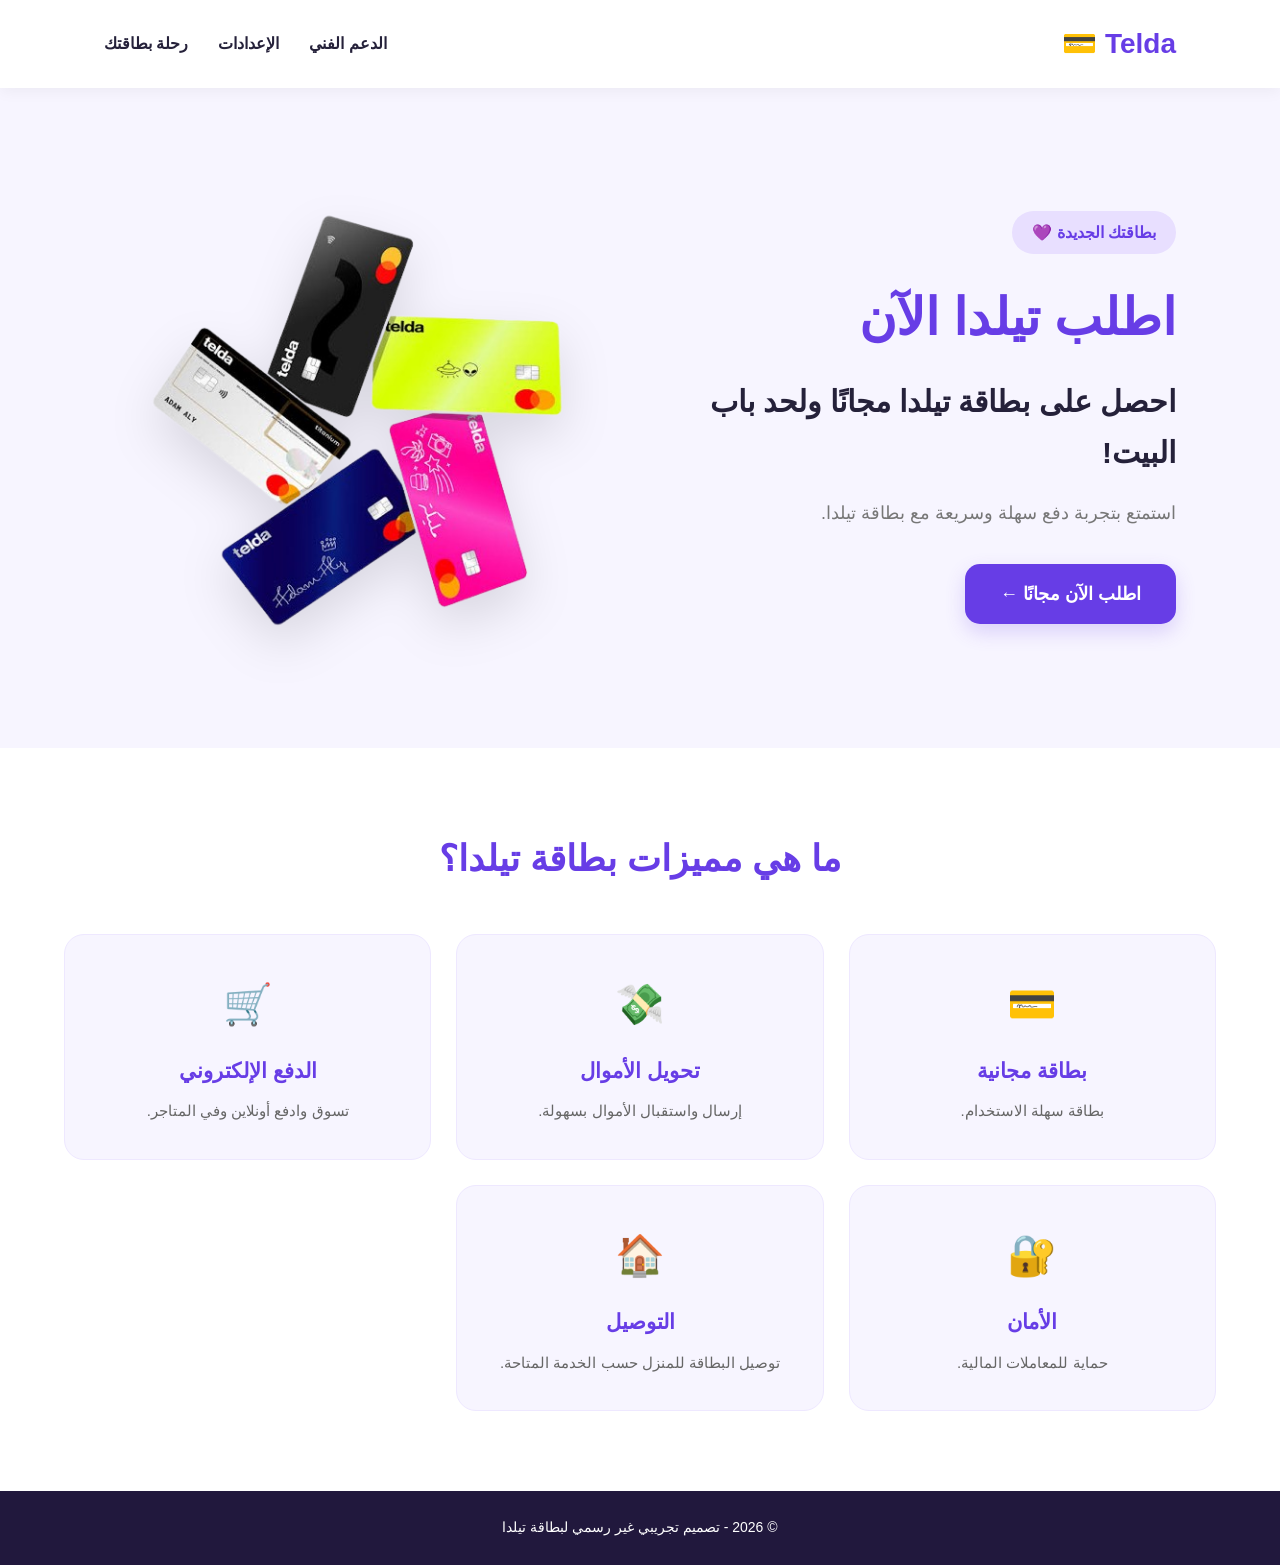
<file: index.html>
<!DOCTYPE html>
<html lang="ar" dir="rtl">

<head>
    <meta charset="UTF-8">
    <meta name="viewport" content="width=device-width, initial-scale=1.0">

    <title>اطلب تيلدا</title>

    <link rel="stylesheet" href="style.css">
</head>

<body>

    <!-- شريط التنقل -->
    <header>
        <nav class="navbar">

            <div class="logo">Telda 💳</div>

            <ul class="nav-links">
                <li><a href="connection.html">الدعم الفني</a></li>
                <li><a href="setting.html">الإعدادات</a></li>
                <li><a href="yourcard.html">رحلة بطاقتك</a></li>
            </ul>

        </nav>
    </header>

    <!-- القسم الرئيسي -->
    <main>

        <section class="hero">

            <div class="hero-text">

                <span class="badge">بطاقتك الجديدة 💜</span>

                <h1>اطلب تيلدا الآن</h1>

                <h2>
                    احصل على بطاقة تيلدا مجانًا
                    ولحد باب البيت!
                </h2>

                <p>
                    استمتع بتجربة دفع سهلة وسريعة
                    مع بطاقة تيلدا.
                </p>

                <a href="older.html" class="order-btn">
                    اطلب الآن مجانًا ←
                </a>

            </div>

            <div class="hero-image">
                <img src="telda cards.png" alt="بطاقة تيلدا">
            </div>

        </section>

        <!-- المميزات -->
        <section class="features">

            <h2>ما هي مميزات بطاقة تيلدا؟</h2>

            <div class="features-container">

                <div class="feature-card">
                    <span>💳</span>
                    <h3>بطاقة مجانية</h3>
                    <p>بطاقة سهلة الاستخدام.</p>
                </div>

                <div class="feature-card">
                    <span>💸</span>
                    <h3>تحويل الأموال</h3>
                    <p>إرسال واستقبال الأموال بسهولة.</p>
                </div>

                <div class="feature-card">
                    <span>🛒</span>
                    <h3>الدفع الإلكتروني</h3>
                    <p>تسوق وادفع أونلاين وفي المتاجر.</p>
                </div>

                <div class="feature-card">
                    <span>🔐</span>
                    <h3>الأمان</h3>
                    <p>حماية للمعاملات المالية.</p>
                </div>

                <div class="feature-card">
                    <span>🏠</span>
                    <h3>التوصيل</h3>
                    <p>توصيل البطاقة للمنزل حسب الخدمة المتاحة.</p>
                </div>

            </div>

        </section>

    </main>

    <!-- الفوتر -->
    <footer>
        <p>© 2026 - تصميم تجريبي غير رسمي لبطاقة تيلدا</p>
    </footer>

</body>
</html>
</file>
<file: style.css>
/* الإعدادات العامة */

* {
    margin: 0;
    padding: 0;
    box-sizing: border-box;
}

html {
    scroll-behavior: smooth;
}

body {
    font-family: "Segoe UI", Tahoma, Arial, sans-serif;
    background: #f7f5ff;
    color: #25213a;
    line-height: 1.7;
    overflow-x: hidden;
}

a {
    text-decoration: none;
    color: inherit;
}

/* شريط التنقل */

header {
    background: white;
    box-shadow: 0 3px 15px rgba(0,0,0,0.05);
}

.navbar {
    max-width: 1200px;
    margin: auto;
    padding: 20px 5%;

    display: flex;
    justify-content: space-between;
    align-items: center;
    gap: 20px;
}

.logo {
    font-size: 28px;
    font-weight: bold;
    color: #673de6;
}

.nav-links {
    display: flex;
    gap: 30px;
    list-style: none;
}

.nav-links a {
    font-size: 16px;
    font-weight: 600;
    transition: 0.3s;
}

.nav-links a:hover {
    color: #673de6;
}

/* القسم الرئيسي */

.hero {
    max-width: 1200px;
    margin: auto;
    padding: 90px 5%;

    display: flex;
    align-items: center;
    justify-content: space-between;
    gap: 50px;
}

.hero-text {
    flex: 1;
}

.badge {
    display: inline-block;
    background: #e8dfff;
    color: #673de6;
    padding: 8px 20px;
    border-radius: 30px;
    font-weight: bold;
    margin-bottom: 20px;
}

.hero-text h1 {
    font-size: clamp(32px, 4vw, 55px);
    color: #673de6;
    margin-bottom: 15px;
}

.hero-text h2 {
    font-size: clamp(20px, 2.5vw, 30px);
    margin-bottom: 20px;
}

.hero-text p {
    font-size: 18px;
    color: #777;
    margin-bottom: 35px;
}

/* زر الطلب */

.order-btn {
    display: inline-block;
    background: #673de6;
    color: white;

    padding: 15px 35px;
    border-radius: 15px;

    font-size: 18px;
    font-weight: bold;

    box-shadow: 0 8px 20px rgba(103,61,230,0.2);

    transition: 0.3s;
}

.order-btn:hover {
    background: #5128c9;
    transform: translateY(-5px);
    box-shadow: 0 12px 25px rgba(103,61,230,0.3);
}

.order-btn:active {
    transform: scale(0.97);
}

/* صورة البطاقة */

.hero-image {
    flex: 1;
    display: flex;
    justify-content: center;
}

.hero-image img {
    width: 100%;
    max-width: 480px;
    height: auto;
    object-fit: contain;

    filter: drop-shadow(0 20px 25px rgba(0,0,0,0.12));

    transition: 0.5s;
}

.hero-image img:hover {
    transform: translateY(-10px) rotate(2deg);
}

/* المميزات */

.features {
    padding: 80px 5%;
    background: white;
    text-align: center;
}

.features h2 {
    font-size: clamp(25px, 3vw, 36px);
    color: #673de6;
    margin-bottom: 45px;
}

.features-container {
    max-width: 1200px;
    margin: auto;

    display: grid;
    grid-template-columns: repeat(3, 1fr);
    gap: 25px;
}

/* كروت المميزات */

.feature-card {
    background: #f7f5ff;
    padding: 35px 25px;

    border-radius: 20px;
    border: 1px solid #eee8ff;

    transition: 0.3s;
}

.feature-card:hover {
    transform: translateY(-8px);
    box-shadow: 0 12px 30px rgba(103,61,230,0.1);
    border-color: #673de6;
}

.feature-card span {
    font-size: 40px;
}

.feature-card h3 {
    margin: 15px 0 10px;
    font-size: 21px;
    color: #673de6;
}

.feature-card p {
    color: #666;
    font-size: 15px;
}

/* الفوتر */

footer {
    background: #21183d;
    color: white;
    text-align: center;
    padding: 25px 15px;
    font-size: 14px;
}

/* ======================= */
/* شاشات التابلت */
/* ======================= */

@media (max-width: 992px) {

    .hero {
        gap: 30px;
        padding: 65px 5%;
    }

    .features-container {
        grid-template-columns: repeat(2, 1fr);
    }

    .hero-image img {
        max-width: 350px;
    }

}

/* ======================= */
/* شاشات الموبايل */
/* ======================= */

@media (max-width: 768px) {

    .navbar {
        flex-direction: column;
        gap: 15px;
    }

    .nav-links {
        justify-content: center;
        flex-wrap: wrap;
        gap: 12px 20px;
    }

    .nav-links a {
        font-size: 14px;
    }

    .hero {
        flex-direction: column;
        text-align: center;
        padding: 50px 6%;
        gap: 35px;
    }

    .hero-text {
        width: 100%;
    }

    .hero-text h1 {
        font-size: 35px;
    }

    .hero-text h2 {
        font-size: 22px;
    }

    .hero-text p {
        font-size: 16px;
    }

    .hero-image {
        width: 100%;
    }

    .hero-image img {
        width: 85%;
        max-width: 350px;
    }

    .order-btn {
        width: 100%;
        max-width: 320px;
        text-align: center;
    }

    .features {
        padding: 55px 6%;
    }

    .features-container {
        grid-template-columns: 1fr;
        gap: 18px;
    }

    .feature-card {
        padding: 25px 20px;
    }

}

/* ======================= */
/* الموبايلات الصغيرة */
/* ======================= */

@media (max-width: 380px) {

    .logo {
        font-size: 24px;
    }

    .nav-links {
        gap: 10px;
    }

    .nav-links a {
        font-size: 12px;
    }

    .hero-text h1 {
        font-size: 29px;
    }

    .hero-text h2 {
        font-size: 19px;
    }

    .hero-image img {
        width: 95%;
    }

    .order-btn {
        padding: 13px 20px;
        font-size: 16px;
    }

}

/* تحسين الوصول بلوحة المفاتيح */

a:focus-visible {
    outline: 3px solid #673de6;
    outline-offset: 4px;
}

/* تقليل الحركة لمن يفضلون ذلك */

@media (prefers-reduced-motion: reduce) {

    html {
        scroll-behavior: auto;
    }

    *,
    *::before,
    *::after {
        transition: none !important;
        animation: none !important;
    }

}
</file>
